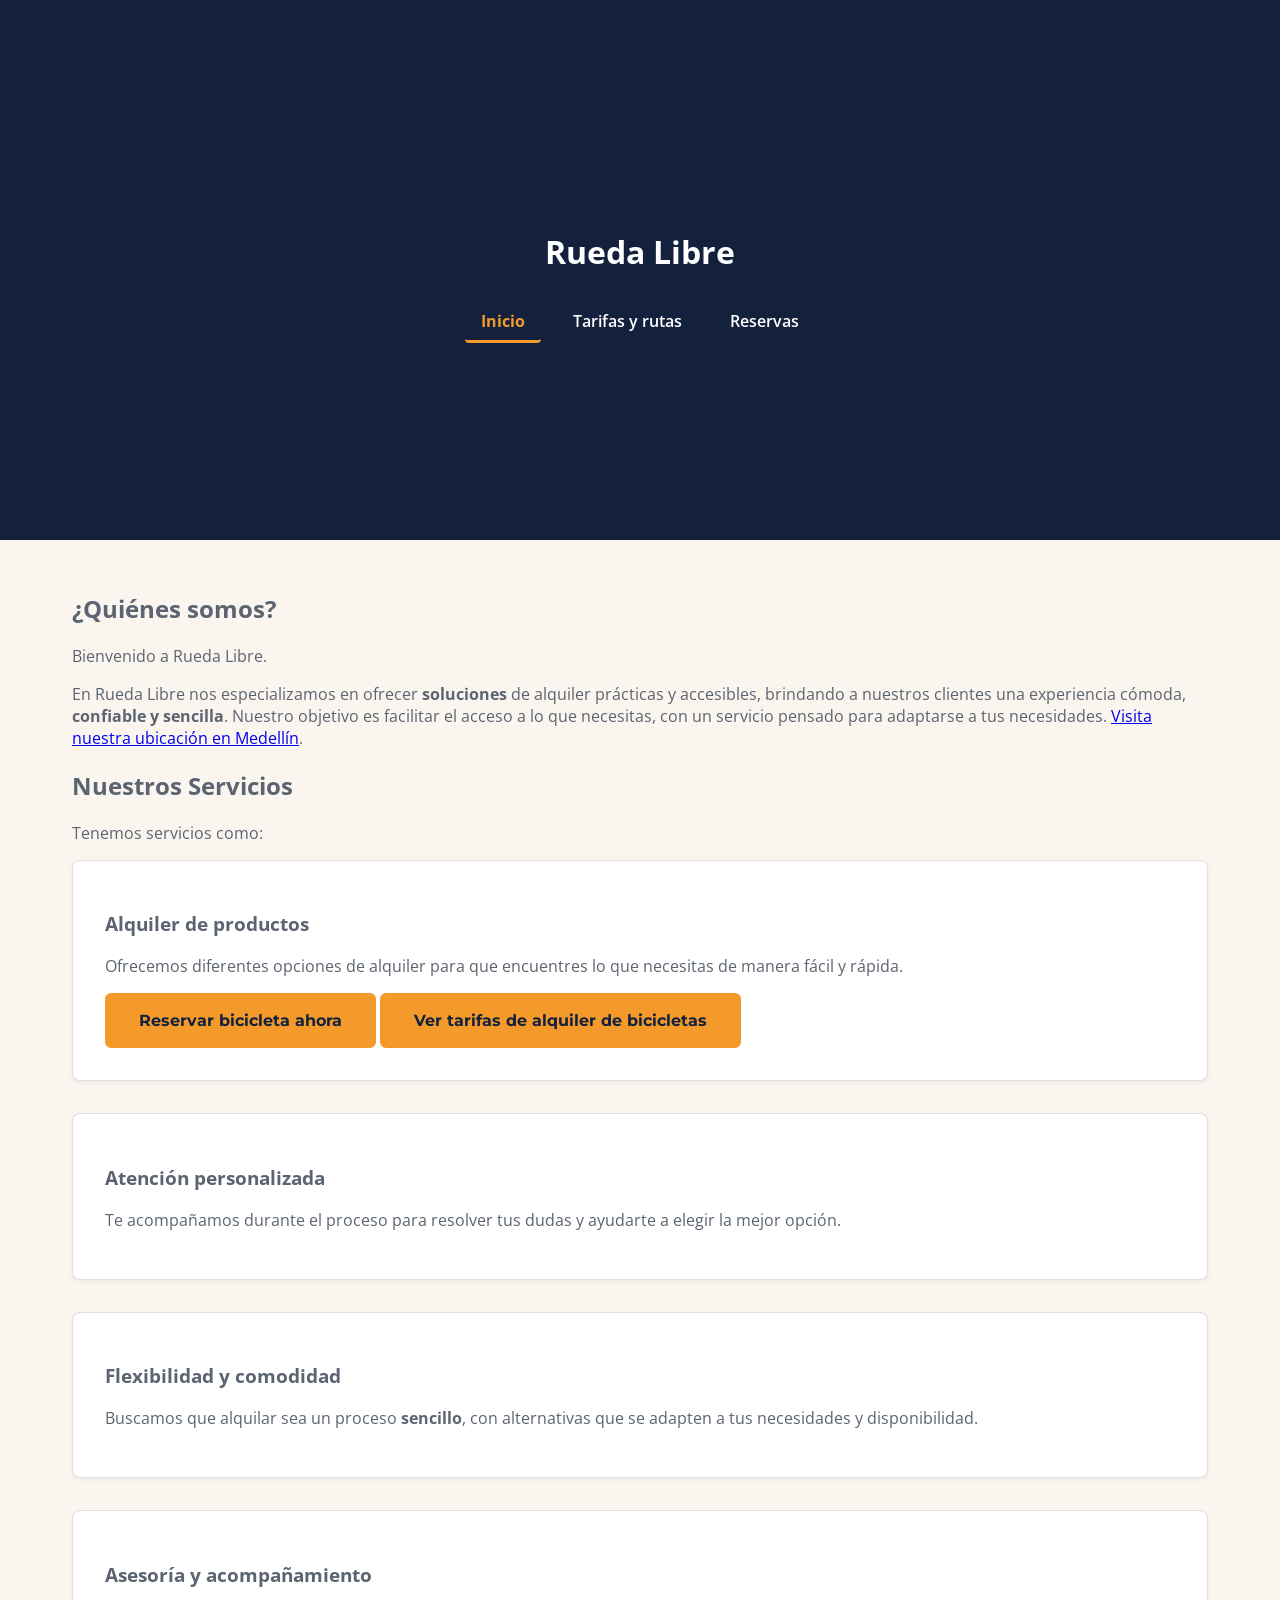
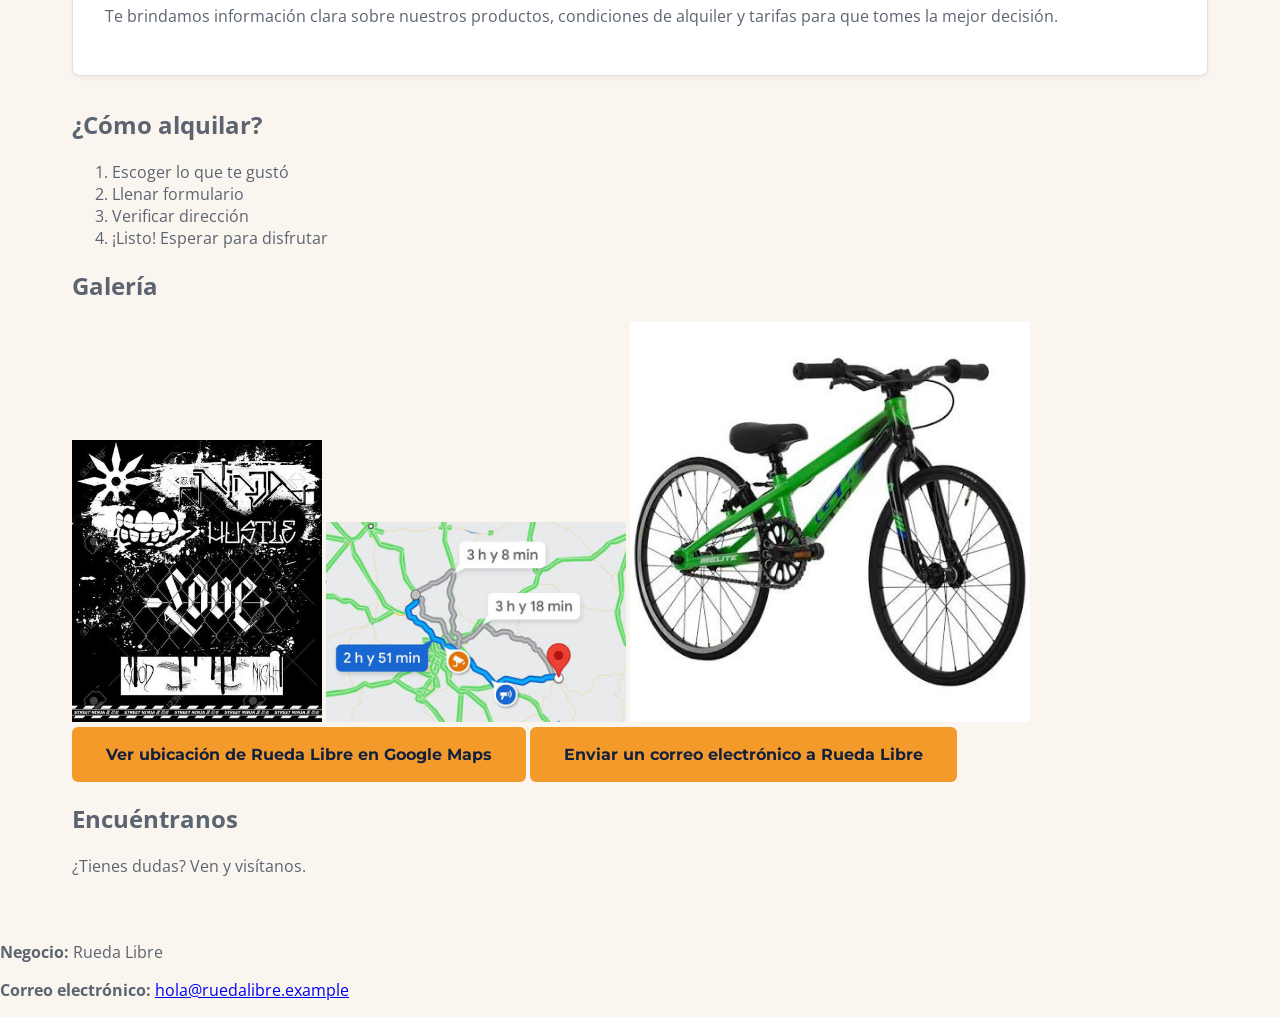
<file: index.html>
<!DOCTYPE html>
<html lang="es">

<head>
    <meta charset="UTF-8">
    <meta name="viewport" content="width=device-width, initial-scale=1.0">
    <title>Rueda Libre | Alquiler de bicicletas en Medellín</title>
    <link rel="stylesheet" href="css/style.css">
    <link rel="preconnect" href="https://fonts.googleapis.com">
    <link rel="preconnect" href="https://fonts.gstatic.com" crossorigin>
    <link
        href="https://fonts.googleapis.com/css2?family=Montserrat:wght@400;700&family=Open+Sans:wght@400;600&display=swap"
        rel="stylesheet">
</head>

<body>

    <header class="encabezado">
        <h1>Rueda Libre</h1>
        <nav>
            <ul id="menu">
                <li><a href="index.html#inicio" class="activo">Inicio</a></li>
                <li><a href="paginas/tarifas.html#info">Tarifas y rutas</a></li>
                <li><a href="paginas/reservas.html#reserva">Reservas</a></li>
            </ul>
        </nav>
    </header>
    <main>
        <section>
            <h2>¿Quiénes somos?</h2>
            <p>Bienvenido a Rueda Libre.</p>
            <p>En Rueda Libre nos especializamos en ofrecer <strong>soluciones</strong> de alquiler prácticas y
                accesibles,
                brindando a nuestros clientes una experiencia cómoda, <strong>confiable y sencilla</strong>. Nuestro
                objetivo es
                facilitar el acceso a lo que necesitas, con un servicio pensado para adaptarse a tus necesidades.
                <a href="#encuentranos">Visita nuestra ubicación en Medellín</a>.
            </p>
        </section>

        <section>
            <h2>Nuestros Servicios</h2>
            <p>Tenemos servicios como:</p>

            <article>
                <h3>Alquiler de productos</h3>
                <p>Ofrecemos diferentes opciones de alquiler para que encuentres lo que necesitas de manera fácil y
                    rápida.</p>
                <a href="paginas/reservas.html#reserva" class="btn-cta">Reservar bicicleta ahora</a>
                <a href="paginas/tarifas.html#tarifa_de_alquiler" class="btn-cta">Ver tarifas de alquiler de
                    bicicletas</a>
            </article>

            <article>
                <h3>Atención personalizada</h3>
                <p>Te acompañamos durante el proceso para resolver tus dudas y ayudarte a elegir la mejor opción.</p>
            </article>

            <article>
                <h3>Flexibilidad y comodidad</h3>
                <p>Buscamos que alquilar sea un proceso <strong>sencillo</strong>, con alternativas que se adapten a tus
                    necesidades y disponibilidad.</p>
            </article>

            <article>
                <h3>Asesoría y acompañamiento</h3>
                <p>Te brindamos información clara sobre nuestros productos, condiciones de alquiler y tarifas para que
                    tomes
                    la mejor decisión.</p>
            </article>
        </section>

        <section>
            <h2>¿Cómo alquilar?</h2>
            <ol>
                <li>Escoger lo que te gustó</li>
                <li>Llenar formulario</li>
                <li>Verificar dirección</li>
                <li>¡Listo! Esperar para disfrutar</li>
            </ol>
        </section>

        <section>
            <h2>Galería</h2>
            <div>
                <img src="img/portada.jpeg" alt="Fotografía del local y portada de Rueda Libre" width="250">
                <img src="img/images2.jpeg" alt="Ciclista recorriendo una ruta urbana en Medellín" width="300">
                <img src="img/bicicelta.jpeg" alt="Bicicleta de alquiler equipada" width="400">
            </div>

            <div>
                <a href="https://maps.app.goo.gl/bWnA2xjAoHqtGtQr9" target="_blank" rel="noopener noreferrer"
                    class="btn-cta">Ver
                    ubicación de Rueda Libre en Google Maps</a>
                <a href="mailto:hola@ruedalibre.example" class="btn-cta">Enviar un correo electrónico a Rueda Libre</a>
            </div>
        </section>

        <section id="encuentranos">
            <h2>Encuéntranos</h2>
            <p>¿Tienes dudas? Ven y visítanos.</p>
        </section>

    </main>

    <footer>
        <p><strong>Negocio:</strong> Rueda Libre</p>
        <p><strong>Correo electrónico:</strong> <a href="mailto:hola@ruedalibre.example">hola@ruedalibre.example</a></p>
    </footer>
</body>

</html>
</file>
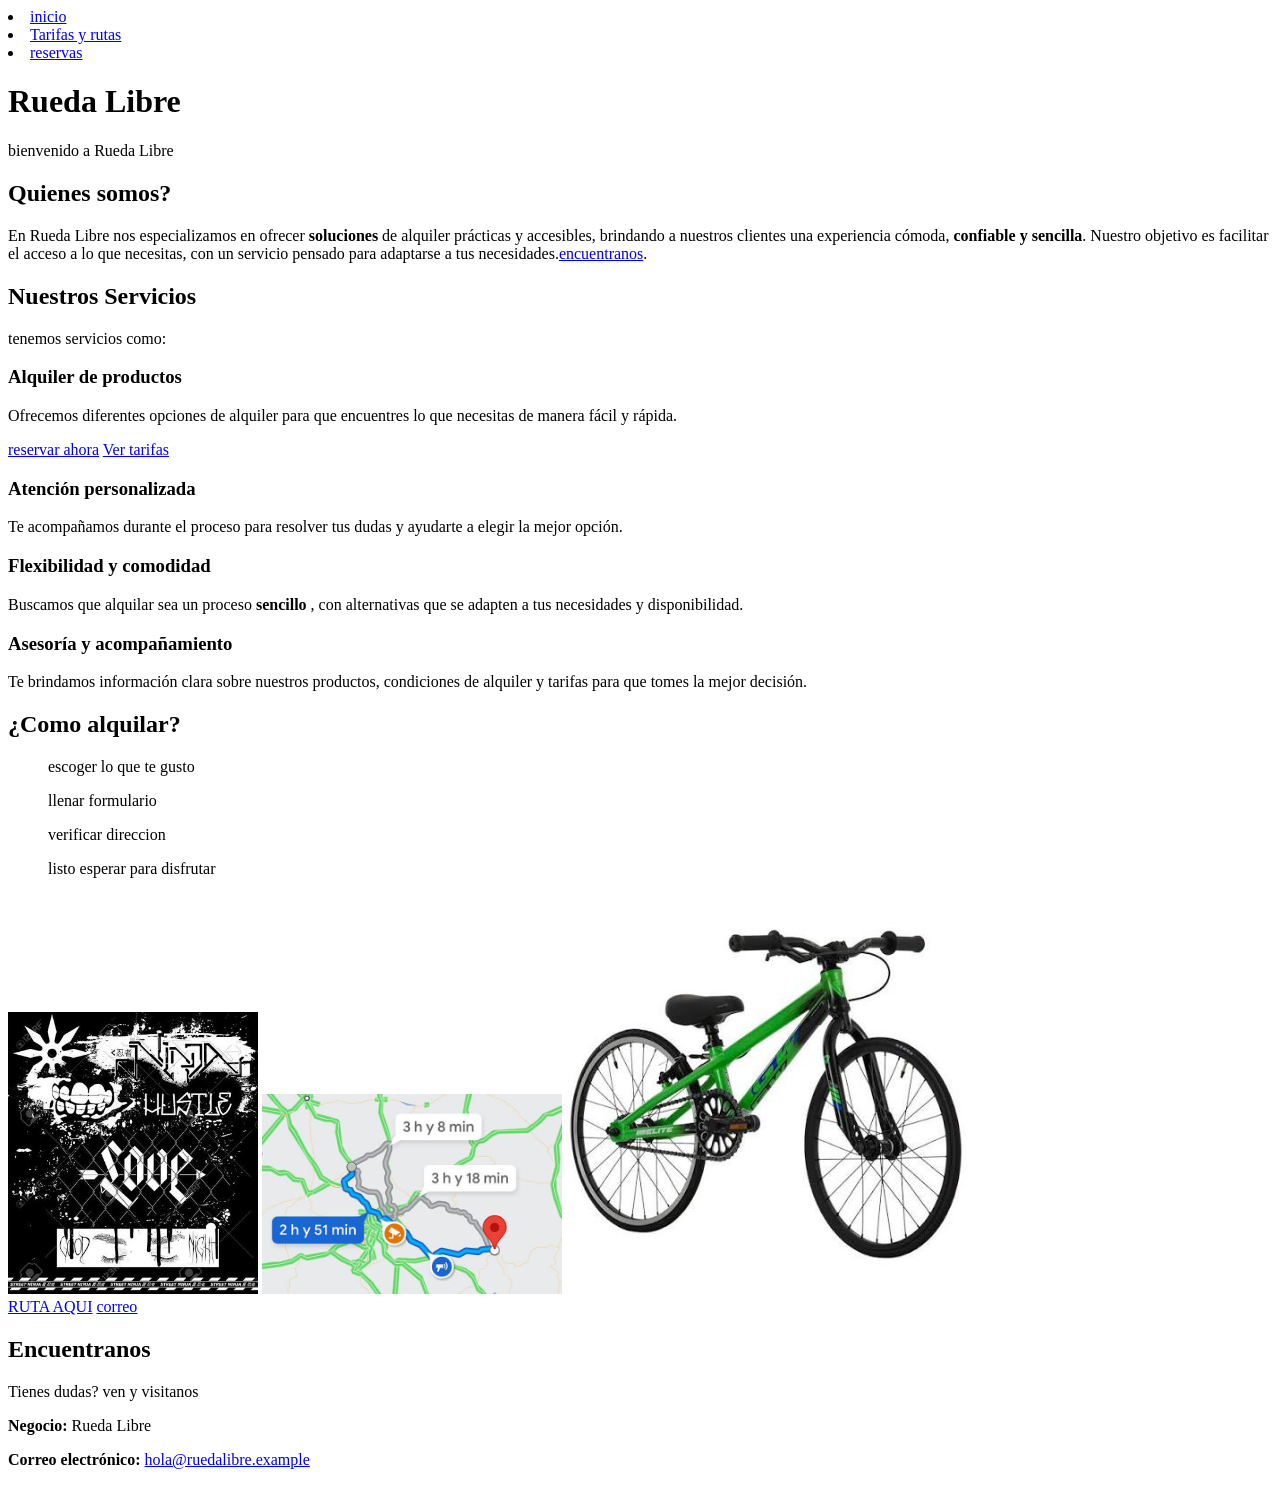
<file: dia1/index.html>
<!DOCTYPE html>
<html lang="en">

<head>
    <meta charset="UTF-8">
    <meta name="viewport" content="width=device-width, initial-scale=1.0">
    <title>Rueda Libre | Alquiler de bicicletas en Medellín</title>
</head>

<body>
    <nav>
        <li><a href="index.html">inicio</a></li>
        <li><a href="paginas/tarifas.html#info">Tarifas y rutas</a></li>
        <li><a href="paginas/reservas.html#reserva">reservas</a></li>
    </nav>
    <h1>Rueda Libre</h1>
    <p>bienvenido a Rueda Libre</p>
    <h2>Quienes somos?</h2>
    <p>En Rueda Libre nos especializamos en ofrecer <strong>soluciones</strong> de alquiler prácticas y accesibles,
        brindando a nuestros clientes una experiencia cómoda, <strong>confiable y sencilla</strong>. Nuestro objetivo es
        facilitar el acceso a lo que necesitas, con un servicio pensado para adaptarse a tus necesidades.<a
            href=" #encuentranos">encuentranos</a>. </p>

    </p>
    <h2>Nuestros Servicios</h2>
    <p>tenemos servicios como:</p>
    <h3>Alquiler de productos</h3>
    <p>Ofrecemos diferentes opciones de alquiler para que encuentres lo que necesitas de manera fácil y rápida.
    </p>
    <a href="paginas/reservas.html#reserva">reservar ahora</a>
    <a href="paginas/tarifas.html#tarifa_de_alquiler">Ver tarifas</a>
    <h3>Atención personalizada</h3>
    <p>Te acompañamos durante el proceso para resolver tus dudas y ayudarte a elegir la mejor opción.</p>
    <h3>Flexibilidad y comodidad</h3>
    <p>Buscamos que alquilar sea un proceso <strong>sencillo </strong>, con alternativas que se adapten a tus
        necesidades y disponibilidad.</p>
    <h3>Asesoría y acompañamiento</h3>
    <p>Te brindamos información clara sobre nuestros productos, condiciones de alquiler y tarifas para que tomes
        la
        mejor decisión.</p>

    <h2>¿Como alquilar?</h2>
    <div>
        <ol>escoger lo que te gusto</ol>
        <ol>llenar formulario</ol>
        <ol>verificar direccion</ol>
        <ol>listo esperar para disfrutar</ol>
    </div>

    <div>
        <img src="img/portada.jpeg" alt="portada" width="250px">
        <img src="img/images2.jpeg" alt="ruta" width="300px">
        <img src="img/bicicelta.jpeg" alt="una bicicleta" width="400px">
    </div>

    <div>
        <a href="https://maps.app.goo.gl/bWnA2xjAoHqtGtQr9">RUTA AQUI</a>

        <a href="hola@ruedalibre.example">correo</a>
    </div>






    <h2>Encuentranos</h2>
    <p id="encuentranos">
        Tienes dudas? ven y visitanos
    </p>

</body>
<footer>
    <p><strong>Negocio:</strong> Rueda Libre</p>
    <p><strong>Correo electrónico:</strong> <a href="mailto:hola@ruedalibre.example">hola@ruedalibre.example</a></p>
</footer>

</html>
</file>
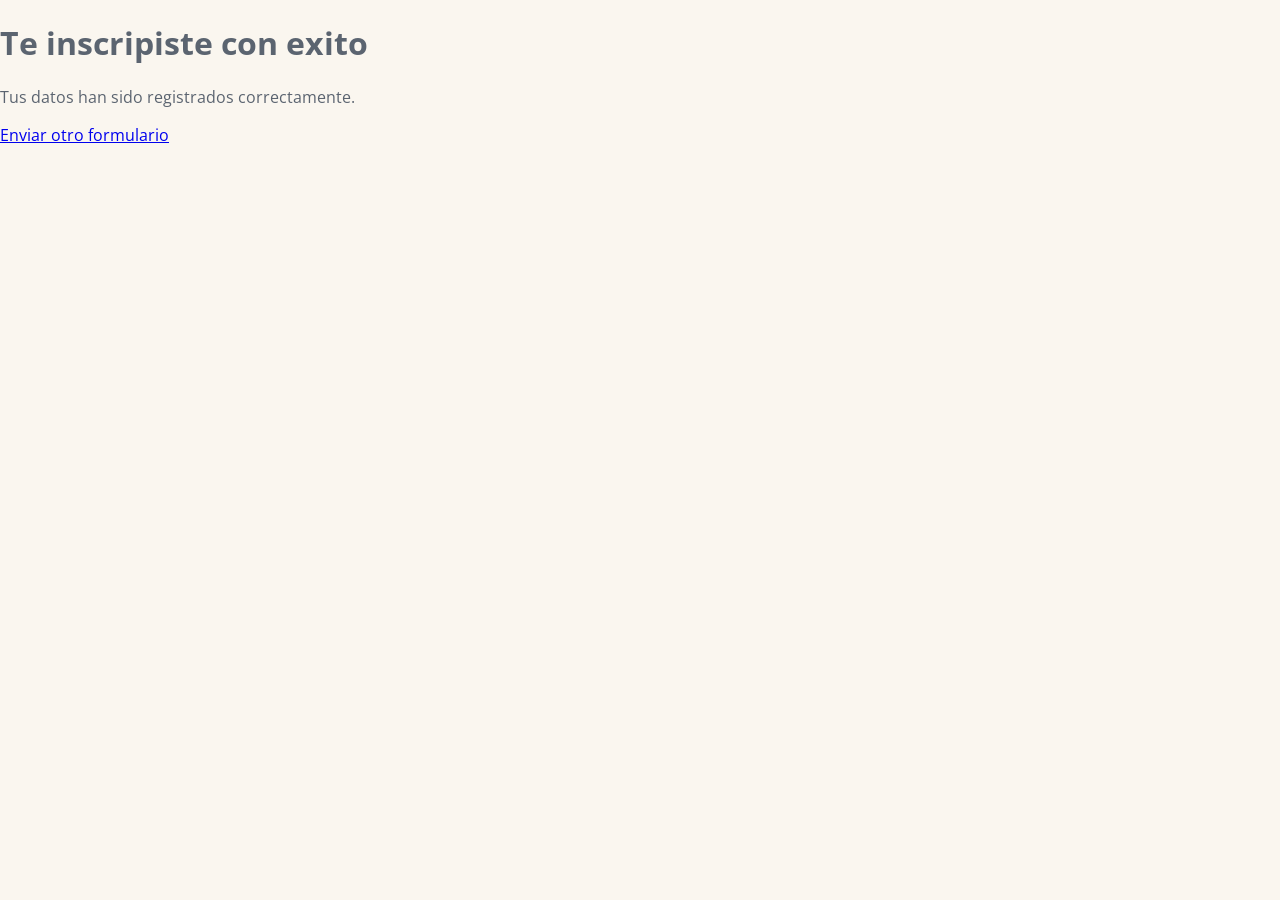
<file: paginas/formulario_exitoso.html>
<!DOCTYPE html>
<html lang="es">

<head>
    <meta charset="UTF-8">
    <meta name="viewport" content="width=device-width, initial-scale=1.0">
    <title>Inscripción Exitosa</title>
    <link rel="stylesheet" href="../css/style.css">
    <link rel="preconnect" href="https://fonts.googleapis.com">
    <link rel="preconnect" href="https://fonts.gstatic.com" crossorigin>
    <link href="https://fonts.googleapis.com/css2?family=Montserrat:wght@400;700&family=Open+Sans:wght@400;600&display=swap" rel="stylesheet">
</head>

<body>
    <div>
        <h1>Te inscripiste con exito</h1>
        <p>Tus datos han sido registrados correctamente.</p>
        <a href="index.html">Enviar otro formulario</a>
    </div>
</body>

</html>
</file>
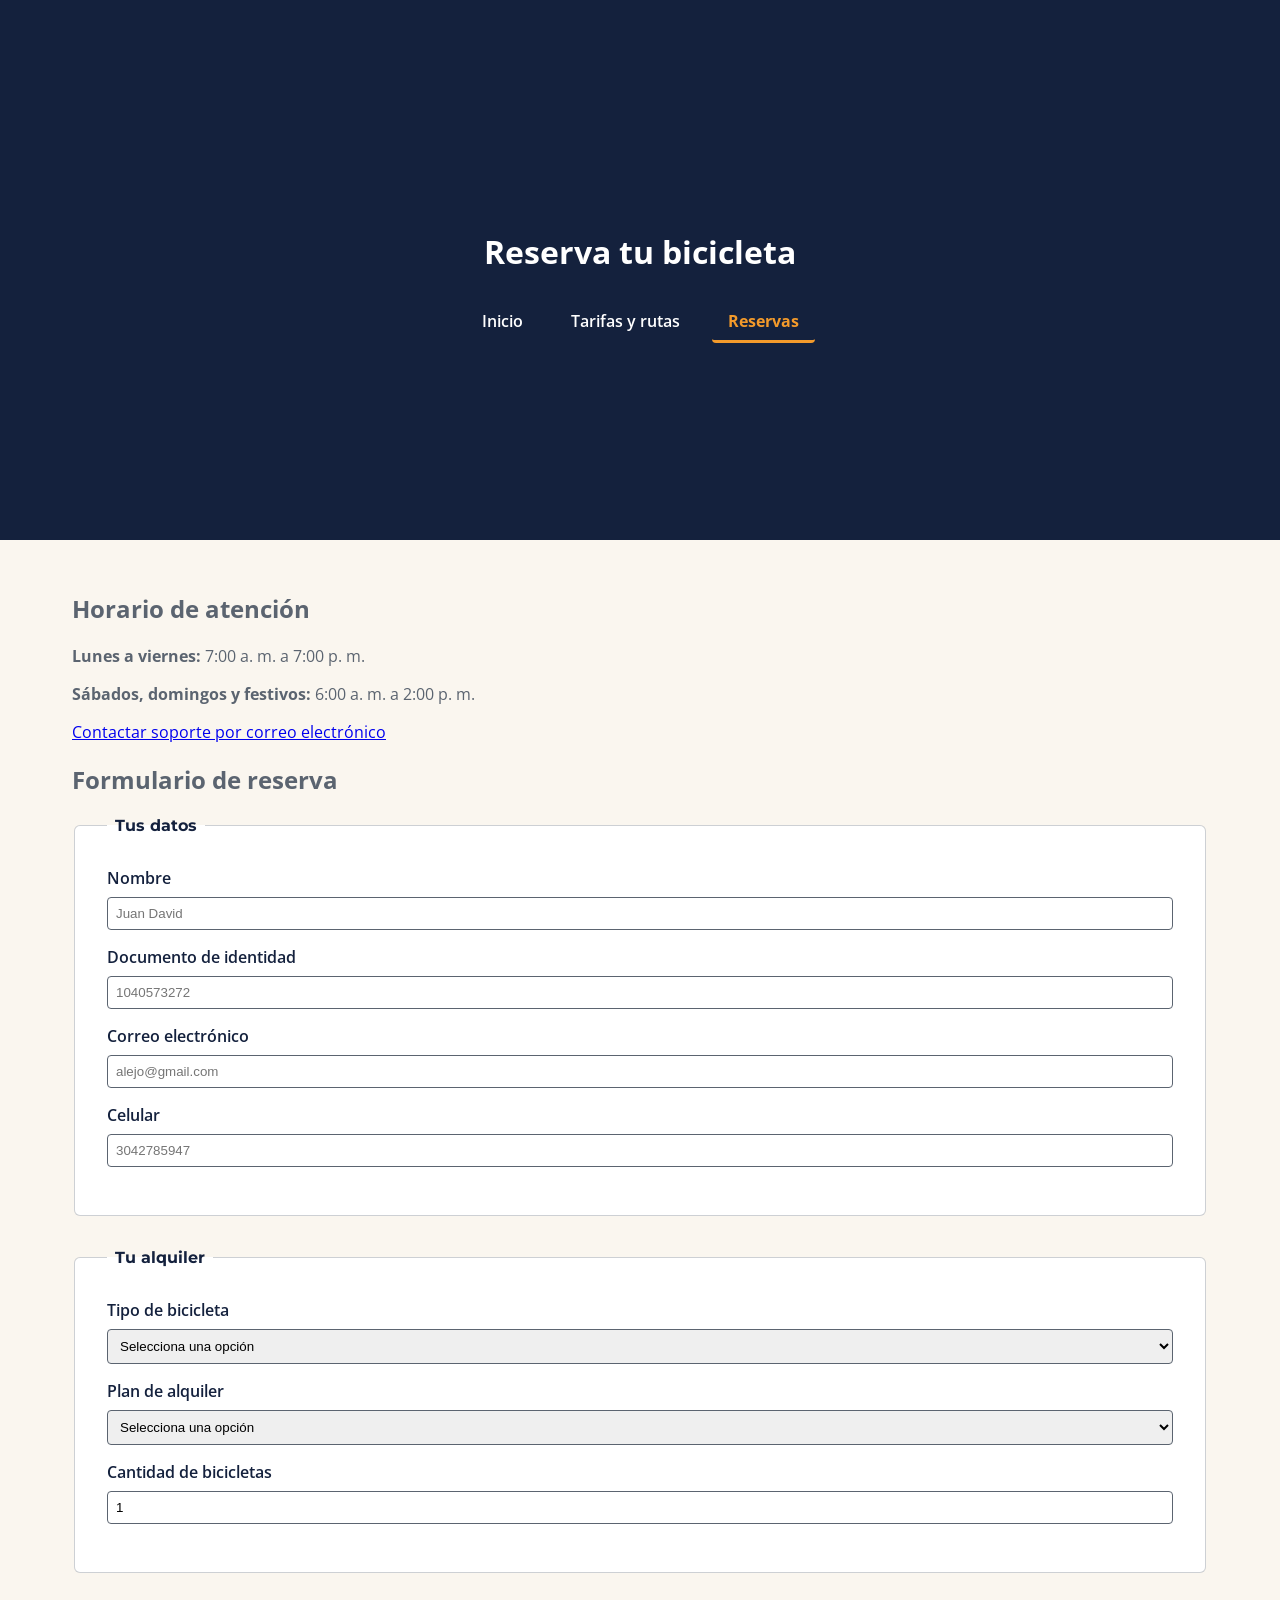
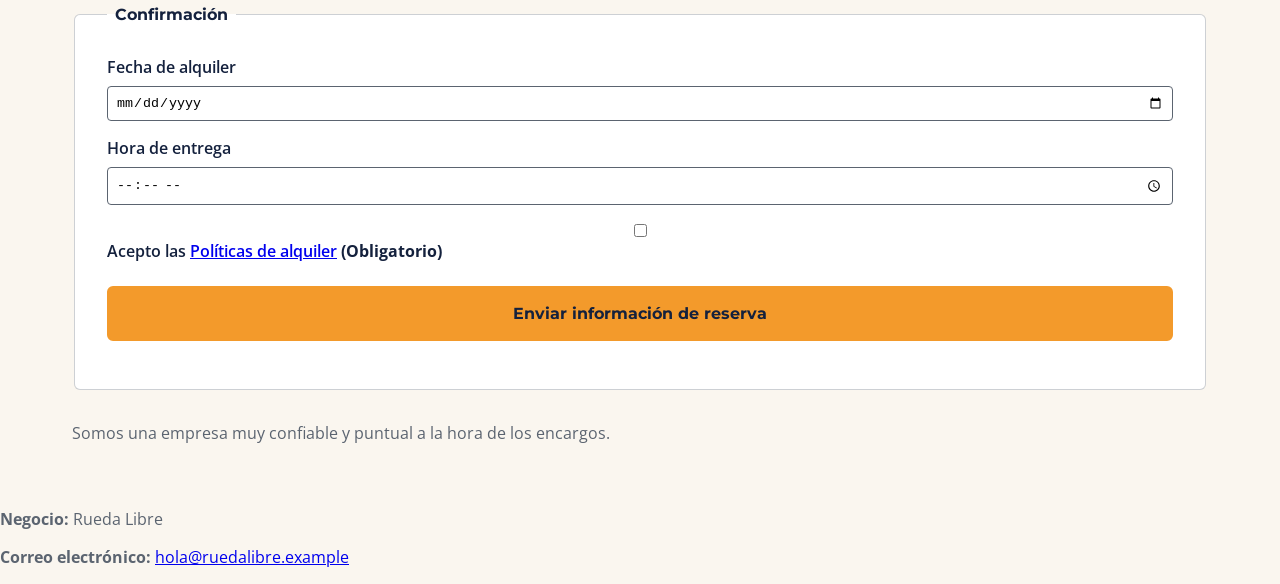
<file: paginas/reservas.html>
<!DOCTYPE html>
<html lang="es">

<head>
    <meta charset="UTF-8">
    <meta name="viewport" content="width=device-width, initial-scale=1.0">
    <title>Reserva tu bicicleta | Rueda Libre</title>
    <link rel="stylesheet" href="../css/style.css">
    <link rel="preconnect" href="https://fonts.googleapis.com">
    <link rel="preconnect" href="https://fonts.gstatic.com" crossorigin>
    <link
        href="https://fonts.googleapis.com/css2?family=Montserrat:wght@400;700&family=Open+Sans:wght@400;600&display=swap"
        rel="stylesheet">
</head>

<body>
    <header class="encabezado">
        <h1 id="reserva">Reserva tu bicicleta</h1>
        <nav>
            <ul id="menu">
                <li><a href="../index.html#">Inicio</a></li>
                <li><a href="tarifas.html#info">Tarifas y rutas</a></li>
                <li><a href="reservas.html#reserva" class="activo">Reservas</a></li>
            </ul>
        </nav>
    </header>

    <main>
        <aside>
            <h2>Horario de atención</h2>
            <p><strong>Lunes a viernes:</strong> 7:00 a. m. a 7:00 p. m.</p>
            <p><strong>Sábados, domingos y festivos:</strong> 6:00 a. m. a 2:00 p. m.</p>
            <a href="mailto:reserva@gmail.com">Contactar soporte por correo electrónico</a>
        </aside>

        <section>
            <h2>Formulario de reserva</h2>
            <form action="" method="post">

                <fieldset>
                    <legend>Tus datos</legend>
                    <div>
                        <label for="nombre">Nombre</label>
                        <input type="text" name="nombre_completo" id="nombre" placeholder="Juan David" required>
                    </div>
                    <div>
                        <label for="documento">Documento de identidad</label>
                        <input type="text" name="documento_identidad" id="documento" placeholder="1040573272" required>
                    </div>
                    <div>
                        <label for="correo">Correo electrónico</label>
                        <input type="email" name="correo_electronico" id="correo" placeholder="alejo@gmail.com"
                            required>
                    </div>
                    <div>
                        <label for="celular">Celular</label>
                        <input type="tel" name="numero_celular" id="celular" placeholder="3042785947" required>
                    </div>
                </fieldset>

                <fieldset>
                    <legend>Tu alquiler</legend>
                    <div>
                        <label for="tipo_bicicleta">Tipo de bicicleta</label>
                        <select name="tipo_bicicleta" id="tipo_bicicleta" required>
                            <option value="">Selecciona una opción</option>
                            <option value="urbana">Urbana</option>
                            <option value="montaña">Montaña</option>
                            <option value="electrica">Eléctrica</option>
                        </select>
                    </div>
                    <div>
                        <label for="plan">Plan de alquiler</label>
                        <select name="plan" id="plan" required>
                            <option value="">Selecciona una opción</option>
                            <option value="rios_y_parques">Ríos y Parques</option>
                            <option value="sabores_de_barrio">Sabores de Barrio</option>
                            <option value="recto_las_palmas">Recto las Palmas</option>
                        </select>
                    </div>
                    <div>
                        <label for="cantidad_de_bici">Cantidad de bicicletas</label>
                        <input type="number" name="cantidad_de_bici" id="cantidad_de_bici" min="1" max="6" value="1"
                            required>
                    </div>
                </fieldset>

                <fieldset>
                    <legend>Confirmación</legend>
                    <div>
                        <label for="fecha_de_alquiler">Fecha de alquiler</label>
                        <input type="date" name="fecha_de_alquiler" id="fecha_de_alquiler" required>
                    </div>
                    <div>
                        <label for="hora_de_entrega">Hora de entrega</label>
                        <input type="time" name="hora_de_entrega" id="hora_de_entrega" required>
                    </div>
                    <div>
                        <input type="checkbox" id="politicas" name="politicas" required>
                        <label for="politicas">
                            Acepto las <a href="politicas.html" target="_blank">Políticas de alquiler</a>
                            <strong>(Obligatorio)</strong>
                        </label>
                    </div>
                    <div>
                        <a href="../index.html" class="btn-cta">Enviar información de reserva</a>
                    </div>
                </fieldset>

            </form>
        </section>

        <section>
            <p>Somos una empresa muy confiable y puntual a la hora de los encargos.</p>
        </section>
    </main>

    <footer>
        <p><strong>Negocio:</strong> Rueda Libre</p>
        <p><strong>Correo electrónico:</strong> <a href="mailto:hola@ruedalibre.example">hola@ruedalibre.example</a></p>
    </footer>
</body>

</html>
</file>
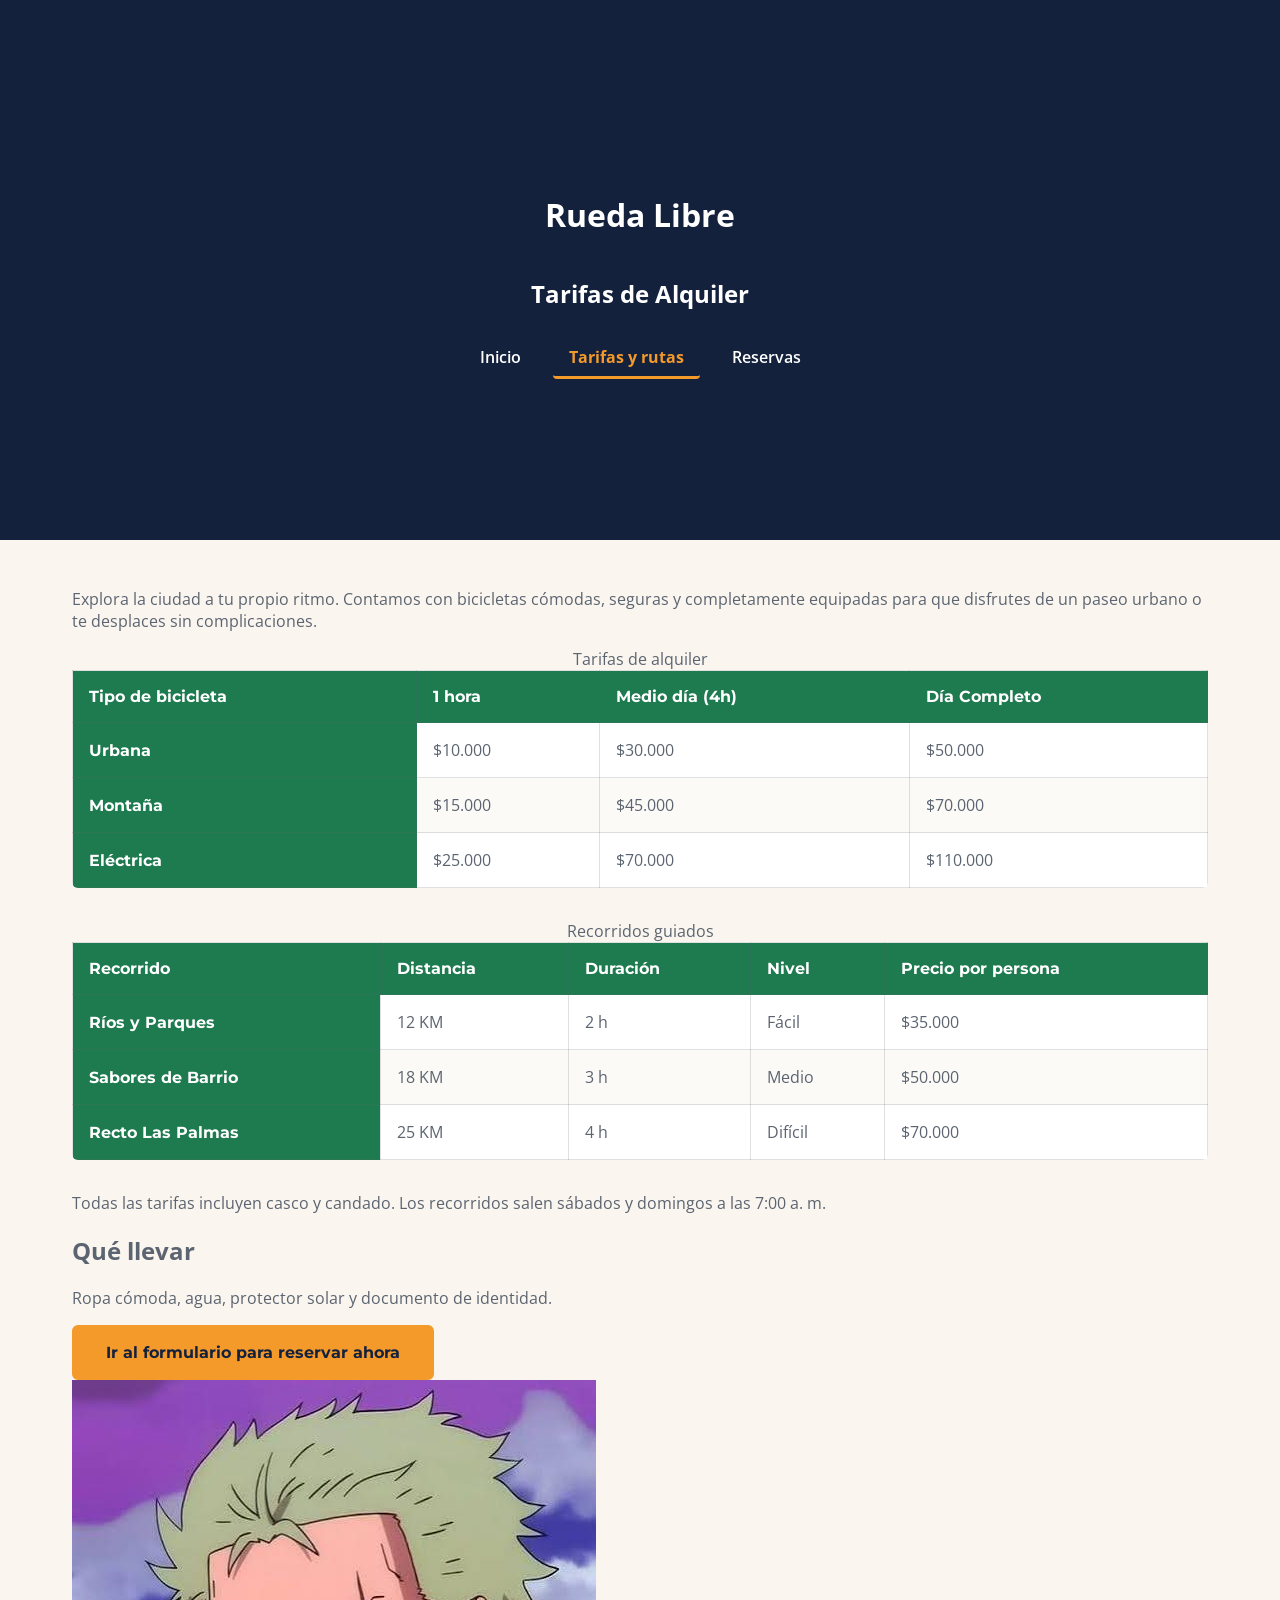
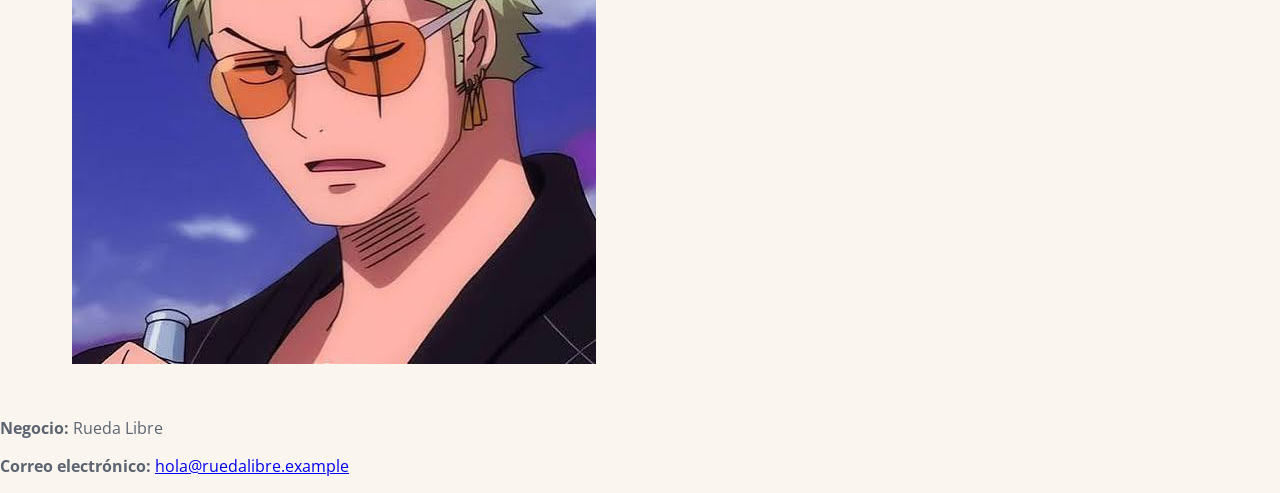
<file: paginas/tarifas.html>
<!DOCTYPE html>
<html lang="es">

<head>
    <meta charset="UTF-8">
    <meta name="viewport" content="width=device-width, initial-scale=1.0">
    <title>Tarifas y Rutas | Rueda Libre</title>
    <link rel="stylesheet" href="../css/style.css">
    <link rel="preconnect" href="https://fonts.googleapis.com">
    <link rel="preconnect" href="https://fonts.gstatic.com" crossorigin>
    <link
        href="https://fonts.googleapis.com/css2?family=Montserrat:wght@400;700&family=Open+Sans:wght@400;600&display=swap"
        rel="stylesheet">
</head>

<body>
    <header class="encabezado">
        <h1>Rueda Libre</h1>
        <h2 id="info">Tarifas de Alquiler</h2>
        <nav>
            <ul id="menu">
                <li><a href="../index.html#inicio">Inicio</a></li>
                <li><a href="tarifas.html#info" class="activo">Tarifas y rutas</a></li>
                <li><a href="reservas.html#reserva">Reservas</a></li>
            </ul>
        </nav>
    </header>

    <main>
        <p>Explora la ciudad a tu propio ritmo. Contamos con bicicletas cómodas, seguras y completamente equipadas para
            que disfrutes de un paseo urbano o te desplaces sin complicaciones.</p>

        <section>
            <table>
                <caption id="tarifa_de_alquiler">Tarifas de alquiler</caption>
                <thead>
                    <tr>
                        <th scope="col">Tipo de bicicleta</th>
                        <th scope="col">1 hora</th>
                        <th scope="col">Medio día (4h)</th>
                        <th scope="col">Día Completo</th>
                    </tr>
                </thead>
                <tbody>
                    <tr>
                        <th scope="row">Urbana</th>
                        <td>$10.000</td>
                        <td>$30.000</td>
                        <td>$50.000</td>
                    </tr>
                    <tr>
                        <th scope="row">Montaña</th>
                        <td>$15.000</td>
                        <td>$45.000</td>
                        <td>$70.000</td>
                    </tr>
                    <tr>
                        <th scope="row">Eléctrica</th>
                        <td>$25.000</td>
                        <td>$70.000</td>
                        <td>$110.000</td>
                    </tr>
                </tbody>
            </table>
        </section>

        <section>
            <table>
                <caption id="recorrido">Recorridos guiados</caption>
                <thead>
                    <tr>
                        <th scope="col">Recorrido</th>
                        <th scope="col">Distancia</th>
                        <th scope="col">Duración</th>
                        <th scope="col">Nivel</th>
                        <th scope="col">Precio por persona</th>
                    </tr>
                </thead>
                <tbody>
                    <tr>
                        <th scope="row">Ríos y Parques</th>
                        <td>12 KM</td>
                        <td>2 h</td>
                        <td>Fácil</td>
                        <td>$35.000</td>
                    </tr>
                    <tr>
                        <th scope="row">Sabores de Barrio</th>
                        <td>18 KM</td>
                        <td>3 h</td>
                        <td>Medio</td>
                        <td>$50.000</td>
                    </tr>
                    <tr>
                        <th scope="row">Recto Las Palmas</th>
                        <td>25 KM</td>
                        <td>4 h</td>
                        <td>Difícil</td>
                        <td>$70.000</td>
                    </tr>
                </tbody>
            </table>
            <p>Todas las tarifas incluyen casco y candado. Los recorridos salen sábados y domingos a las 7:00 a. m.</p>
        </section>

        <aside>
            <h2>Qué llevar</h2>
            <p>Ropa cómoda, agua, protector solar y documento de identidad.</p>
            <a href="reservas.html#reserva" class="btn-cta">Ir al formulario para reservar ahora</a>
        </aside>

        <div>
            <img src="../img/images.jpeg" alt="" role="presentation">
        </div>
    </main>

    <footer>
        <p><strong>Negocio:</strong> Rueda Libre</p>
        <p><strong>Correo electrónico:</strong> <a href="mailto:hola@ruedalibre.example">hola@ruedalibre.example</a></p>
    </footer>
</body>

</html>
</file>
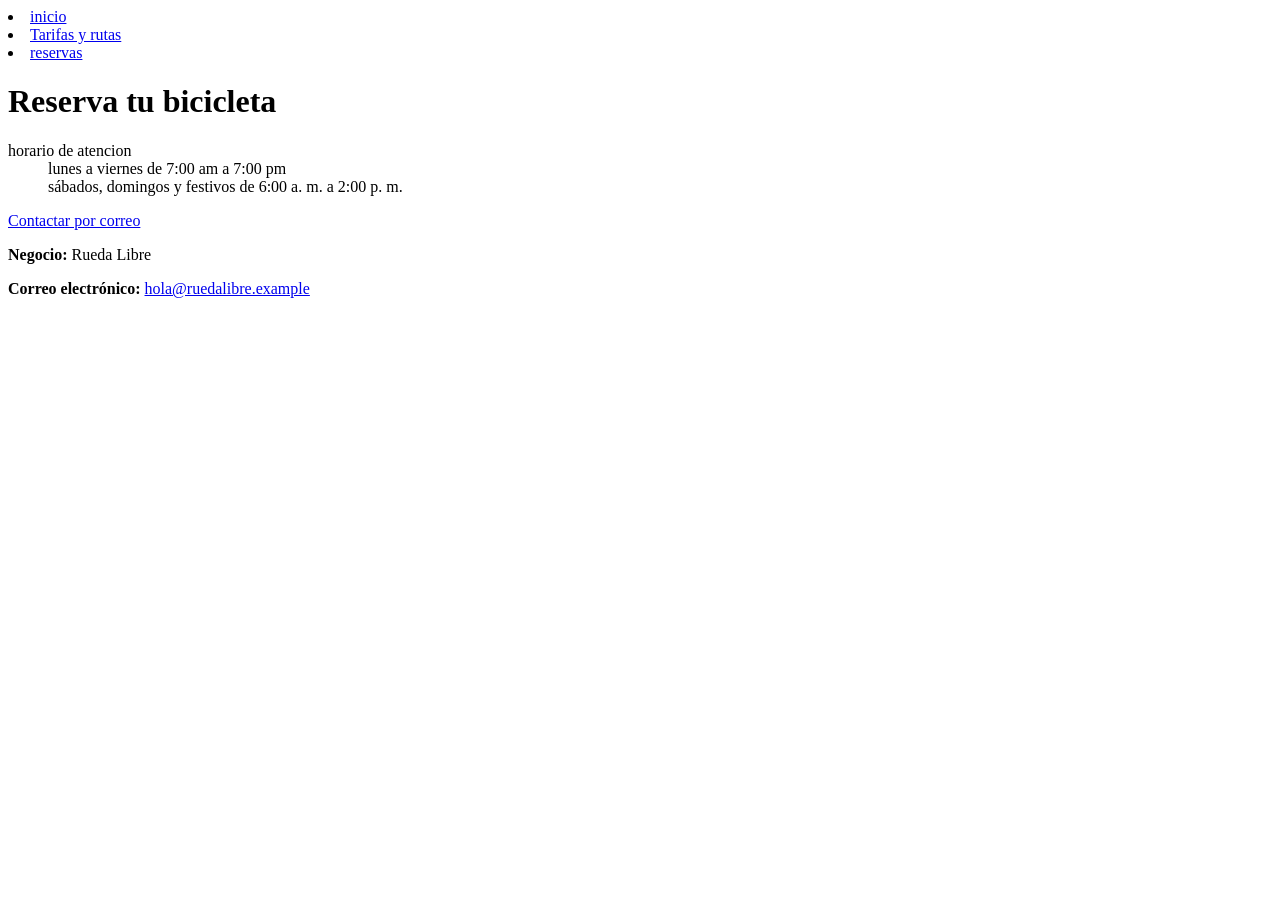
<file: dia1/paginas/reservas.html>
<!DOCTYPE html>
<html lang="en">

<head>
    <meta charset="UTF-8">
    <meta name="viewport" content="width=device-width, initial-scale=1.0">
    <title>reserva</title>
</head>

<body>
    <nav>
        <li><a href="../index.html">inicio</a></li>
        <li><a href="tarifas.html#info">Tarifas y rutas</a></li>
        <li><a href="reservas.html#reserva">reservas</a></li>
    </nav>
    <h1 id="reserva">Reserva tu bicicleta</h1>
    <dl>
        <dt>horario de atencion</dt>
        <dd>lunes a viernes de 7:00 am a 7:00 pm</dd>
        <dd>sábados, domingos y festivos de 6:00 a. m. a 2:00 p. m.</dd>
    </dl>
    <a href="mailto:reserva@gmail.com">Contactar por correo</a>

</body>
<footer>
    <p><strong>Negocio:</strong> Rueda Libre</p>
    <p><strong>Correo electrónico:</strong> <a href="mailto:hola@ruedalibre.example">hola@ruedalibre.example</a></p>
</footer>

</html>
</file>
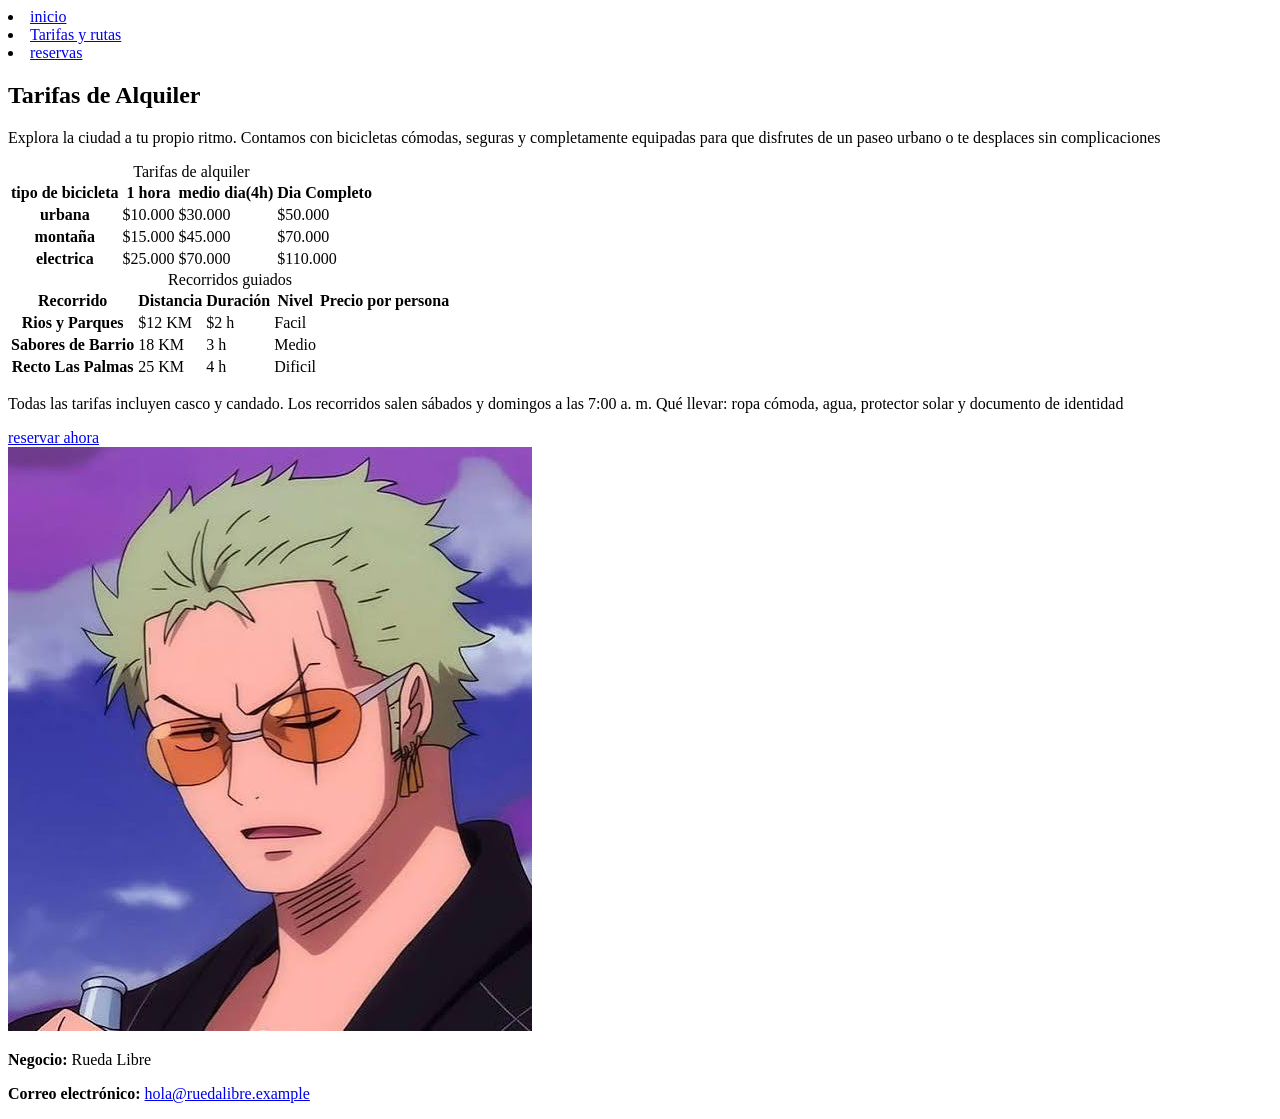
<file: dia1/paginas/tarifas.html>
<!DOCTYPE html>
<html lang="en">

<head>
    <meta charset="UTF-8">
    <meta name="viewport" content="width=device-width, initial-scale=1.0">
    <title>Tarifas</title>
</head>

<body>
    <nav>
        <li><a href="../index.html">inicio</a></li>
        <li><a href="tarifas.html#info">Tarifas y rutas</a></li>
        <li><a href="reservas.html#reserva">reservas</a></li>
    </nav>
    <h2 id="info">Tarifas de Alquiler</h2>
    <p>Explora la ciudad a tu propio ritmo. Contamos con bicicletas cómodas, seguras y completamente equipadas para que
        disfrutes de un paseo urbano o te desplaces sin complicaciones</p>
    <div>
        <table>
            <caption id="tarifa_de_alquiler">Tarifas de alquiler</caption>
            <tr>
                <th scope="col">tipo de bicicleta</th>
                <th scope="col">1 hora</th>
                <th scope="col">medio dia(4h)</th>
                <th scope="col">Dia Completo</th>
            </tr>

            <tr>
                <th scope="row">urbana</th>
                <td>$10.000</td>
                <td>$30.000</td>
                <td>$50.000</td>
            </tr>

            <tr>
                <th scope="row">montaña</th>
                <td>$15.000</td>
                <td>$45.000</td>
                <td>$70.000</td>
            </tr>

            <tr>
                <th scope="row">electrica</th>
                <td>$25.000</td>
                <td>$70.000</td>
                <td>$110.000</td>
            </tr>
        </table>

        <table>
            <caption id="recorrido">Recorridos guiados</caption>
            <tr>
                <th scope="col">Recorrido</th>
                <th scope="col">Distancia</th>
                <th scope="col">Duración</th>
                <th scope="col">Nivel</th>
                <th scope="col">Precio por persona</th>
            </tr>

            <tr>
                <th scope="row">Rios y Parques</th>
                <td>$12 KM</td>
                <td>$2 h</td>
                <td>Facil</td>
            </tr>

            <tr>
                <th scope="row">Sabores de Barrio</th>
                <td>18 KM</td>
                <td>3 h</td>
                <td>Medio</td>
            </tr>

            <tr>
                <th scope="row">Recto Las Palmas</th>
                <td>25 KM</td>
                <td>4 h</td>
                <td>Dificil</td>
            </tr>
        </table>
        <p>Todas las tarifas incluyen casco y candado. Los recorridos salen sábados y domingos a las 7:00 a. m. Qué
            llevar:
            ropa cómoda, agua, protector solar y documento de identidad</p>
        <a href="reservas.html#reserva">reservar ahora</a>
    </div>

    <div>
        <img src="../img/images.jpeg" alt="logo">
    </div>
</body>
<footer>
    <p><strong>Negocio:</strong> Rueda Libre</p>
    <p><strong>Correo electrónico:</strong> <a href="mailto:hola@ruedalibre.example">hola@ruedalibre.example</a></p>
</footer>

</html>
</file>
<file: css/style.css>
:root {
    --verde-ruta: #1E7A4F;
    /* Botones y enlaces*/
    --naranja-pedal: #F39A2B;
    /* Destacados y botones secundarios */
    --azul-noche: #14213D;
    /* Títulos y encabezado*/
    --crema: #FAF6EF;
    /* Fondo general */
    --gris-asfalto: #5B6470;
    /* Texto secundario*/

    --fuente-titulos: 'Montserrat', sans-serif;
    --fuente-texto: 'Open Sans', sans-serif;

    --espacio-sm: 0.5rem;
    --espacio-md: 1rem;
    --espacio-lg: 2rem;
}
*,
*::before,
*::after {
    box-sizing: border-box;
}
body {
    background-color: var(--crema);
    color: var(--gris-asfalto);
    font-family: var(--fuente-texto);
    margin: 0;
    padding: 0;
}
main {
    max-width: 1200px;
    margin: 0 auto;
    padding: var(--espacio-lg);
}
header.encabezado {
    min-height: 60vh;
    display: flex;
    flex-direction: column;
    justify-content: center;
    align-items: center;
    background-color: var(--azul-noche);
    color: #ffffff;
    padding: var(--espacio-lg);
    text-align: center;
}

header.encabezado h1,
header.encabezado h2 {
    color: #ffffff;
}
#menu {
    list-style: none;
    padding: 0;
    margin: 1rem 0 0 0;
    display: flex;
    flex-wrap: wrap;
    gap: 1.5rem;
    justify-content: center;
    align-items: center;
}


#menu {
    list-style: none;
    padding: 0;
    margin: var(--espacio-md) 0 0 0;
    display: flex;
    flex-wrap: wrap;
    gap: var(--espacio-md);
    justify-content: center;
}

#menu a {
    color: #ffffff;
    text-decoration: none;
    font-weight: 600;
    padding: var(--espacio-sm) var(--espacio-md);
    border-radius: 4px;
    transition: background-color 0.2s, color 0.2s;
}

#menu a:hover {
    background-color: var(--verde-ruta);
    color: #ffffff;
}

#menu a:focus {
    outline: 3px solid var(--naranja-pedal);
    outline-offset: 2px;
    background-color: rgba(243, 154, 43, 0.2);
}

#menu a.activo {
    font-weight: 700;
    border-bottom: 3px solid var(--naranja-pedal);
    color: var(--naranja-pedal);
}
section article {
    background-color: #ffffff;
    border: 1px solid rgba(91, 100, 112, 0.2);
    border-radius: 8px;
    padding: var(--espacio-lg);
    margin-bottom: var(--espacio-lg);
    /* Separación entre tarjetas */
    box-shadow: 0 2px 4px rgba(0, 0, 0, 0.05);
}
section article img {
    width: 100%;
    height: auto;
    border-radius: 4px;
    margin-top: var(--espacio-sm);
}
table {
    width: 100%;
    border-collapse: collapse;
    margin-bottom: var(--espacio-lg);
    background-color: #ffffff;
    border-radius: 6px;
    overflow: hidden;
}

th,
td {
    padding: var(--espacio-md);
    border: 1px solid rgba(91, 100, 112, 0.2);
    text-align: left;
}

th {
    background-color: var(--verde-ruta);
    color: #ffffff;
    font-family: var(--fuente-titulos);
}

tbody tr:nth-child(even) {
    background-color: rgba(250, 246, 239, 0.5);
}
fieldset {
    border: 1px solid rgba(91, 100, 112, 0.3);
    border-radius: 6px;
    padding: var(--espacio-lg);
    margin-bottom: var(--espacio-lg);
    background-color: #ffffff;
}

legend {
    font-family: var(--fuente-titulos);
    font-weight: 700;
    color: var(--azul-noche);
    padding: 0 var(--espacio-sm);
}
fieldset div {
    margin-bottom: var(--espacio-md);
    display: flex;
    flex-direction: column;
}

label {
    margin-bottom: var(--espacio-sm);
    font-weight: 600;
    color: var(--azul-noche);
}

input[type="text"],
input[type="email"],
input[type="tel"],
input[type="number"],
input[type="date"],
input[type="time"],
select {
    width: 100%;
    padding: var(--espacio-sm);
    border: 1px solid var(--gris-asfalto);
    border-radius: 4px;

}

.politicas input[type="checkbox"] {
    width: auto;
    margin-right: 0.5rem;
}
button[type="submit"],
.btn-cta {
    display: inline-block;
    padding: var(--espacio-md) var(--espacio-lg);
    background-color: var(--naranja-pedal);
    color: var(--azul-noche);
    font-family: var(--fuente-titulos);
    font-weight: 700;
    text-decoration: none;
    border-radius: 6px;
    border: 2px solid var(--naranja-pedal);
    cursor: pointer;
    text-align: center;
    transition: background-color 0.2s, color 0.2s;
}

button[type="submit"]:hover,
.btn-cta:hover {
    background-color: #d88320;
    color: #ffffff;
}
input:focus,
select:focus,
textarea:focus,
button:focus {
    outline: 3px solid var(--verde-ruta);
    outline-offset: 2px;
}
</file>
